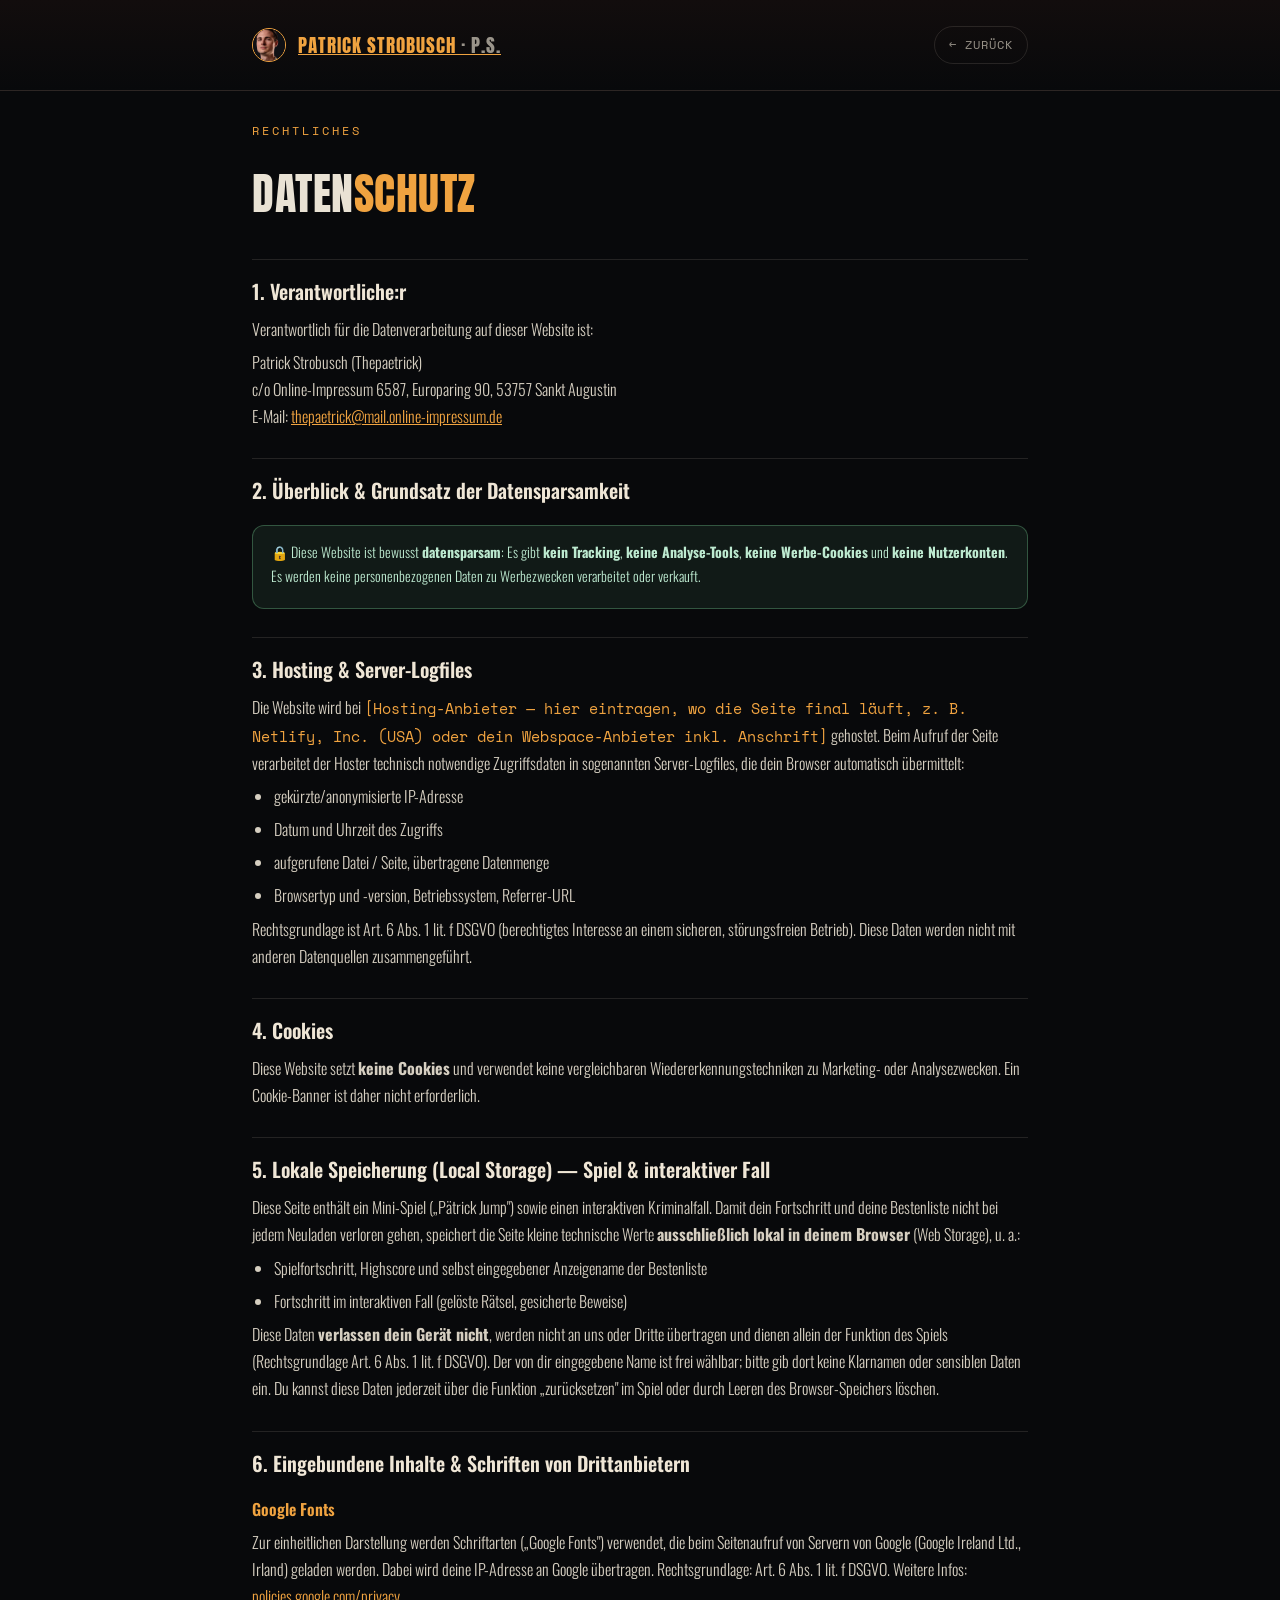
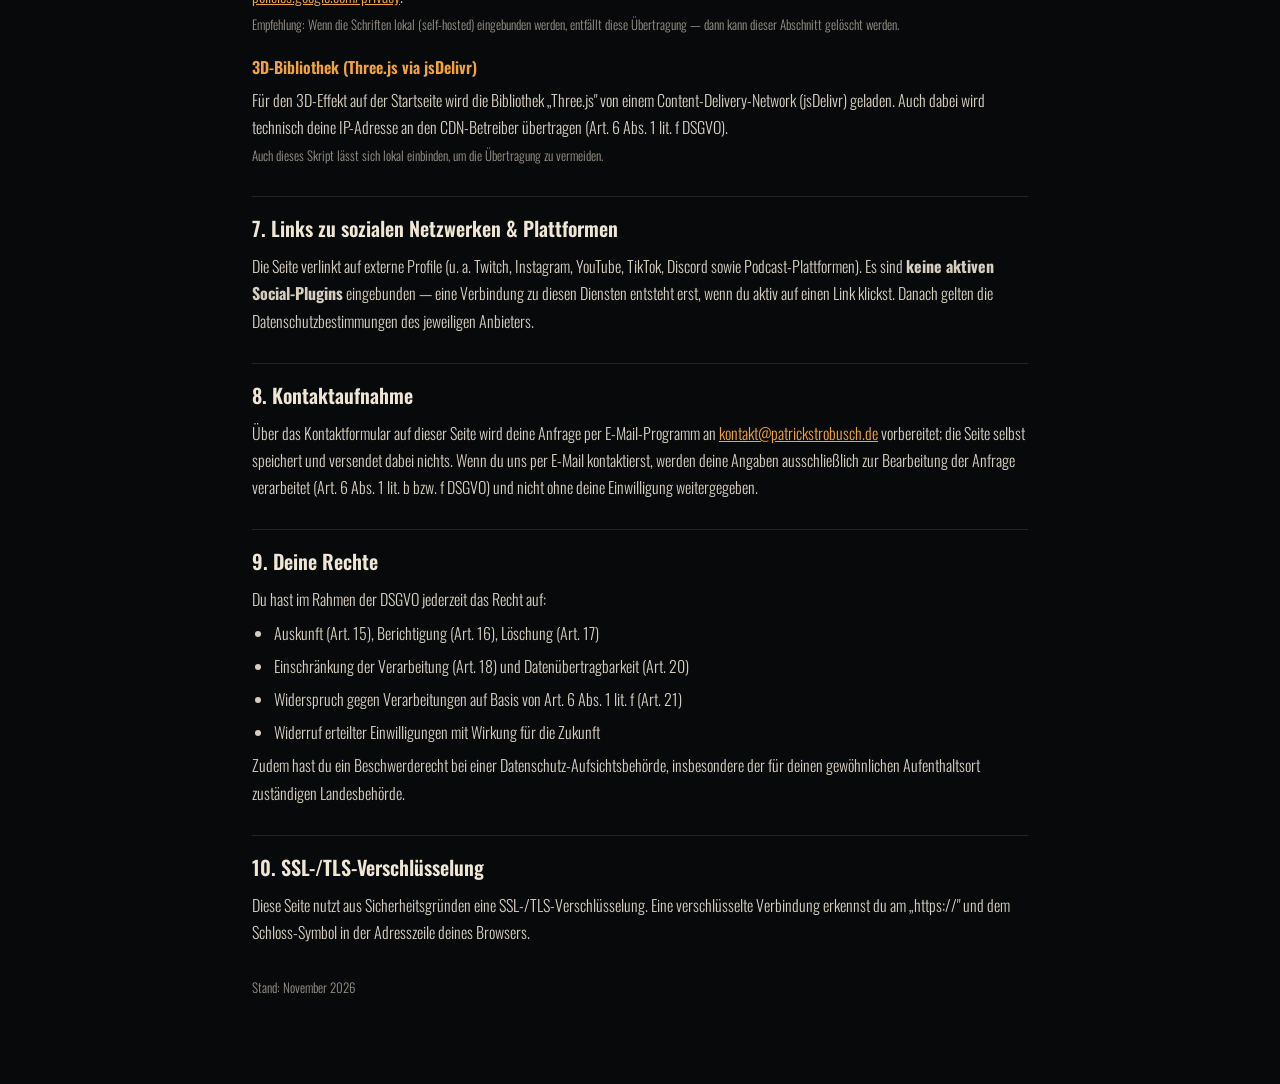
<file: datenschutz.html>
<!DOCTYPE html>
<html lang="de">
<head>
<meta charset="UTF-8">
<meta name="viewport" content="width=device-width, initial-scale=1.0">
<title>Datenschutzerklärung — Patrick Strobusch</title>
<meta name="robots" content="index,follow">
<link rel="icon" href="assets/placeholder-avatar.svg">
<link rel="preconnect" href="https://fonts.googleapis.com">
<link rel="preconnect" href="https://fonts.gstatic.com" crossorigin>
<link href="https://fonts.googleapis.com/css2?family=Anton&family=Oswald:wght@300;400;600;700&family=Space+Mono&display=swap" rel="stylesheet">
<style>
:root{--bg:#08090b;--amber:#f0a340;--crimson:#e0243f;--bone:#efe6d6;--ink:#e9e2d4;--muted:#9a948a;--line:rgba(232,220,200,.12)}
*{margin:0;padding:0;box-sizing:border-box}
body{background:var(--bg);color:var(--ink);font-family:'Oswald',system-ui,sans-serif;font-weight:300;line-height:1.7;padding:0 0 80px}
.wrap{max-width:820px;margin:0 auto;padding:0 22px}
header{border-bottom:1px solid var(--line);padding:26px 0;margin-bottom:30px;background:linear-gradient(180deg,#120d0d,#08090b)}
header .wrap{display:flex;align-items:center;justify-content:space-between;gap:16px;flex-wrap:wrap}
.brand{display:flex;align-items:center;gap:12px;font-family:'Anton';letter-spacing:1px;font-size:19px}
.brand img{width:34px;height:34px;border-radius:50%;border:1.5px solid var(--amber)}
.brand b{font-weight:400}.brand .f{color:var(--muted)}
.back{font-family:'Space Mono';font-size:12px;letter-spacing:1px;text-transform:uppercase;color:var(--muted);text-decoration:none;border:1px solid var(--line);border-radius:30px;padding:8px 14px}
.back:hover{color:var(--amber);border-color:var(--amber)}
h1{font-family:'Anton';font-weight:400;text-transform:uppercase;font-size:clamp(28px,5.5vw,44px);letter-spacing:.5px;margin-bottom:8px}
h1 .a{color:var(--amber)}
h2{font-family:'Oswald';font-weight:600;font-size:20px;color:var(--bone);margin:28px 0 8px;padding-top:14px;border-top:1px solid var(--line)}
h3{font-family:'Oswald';font-weight:600;font-size:16px;color:var(--amber);margin:16px 0 4px}
p,li{margin:6px 0;color:#d6cfc1}
ul{margin:6px 0 6px 22px}
.ph{color:var(--amber);font-family:'Space Mono';font-size:.95em}
a{color:var(--amber)}
.note{background:rgba(240,163,64,.08);border:1px solid rgba(240,163,64,.35);border-radius:12px;padding:14px 18px;margin:18px 0;font-size:14px;color:#ffdca6}
.ok{background:rgba(127,224,160,.08);border:1px solid rgba(127,224,160,.3);border-radius:12px;padding:14px 18px;margin:18px 0;font-size:14px;color:#bdead0}
.small{font-size:13px;color:var(--muted)}
.eyebrow{font-family:'Space Mono';font-size:12px;letter-spacing:3px;text-transform:uppercase;color:var(--amber);margin-bottom:14px}
</style>
</head>
<body>
<header><div class="wrap">
  <a class="brand" href="index.html"><img src="assets/patrick-avatar.jpg" alt=""><span><b>PATRICK</b> STROBUSCH<span class="f"> · P.S.</span></span></a>
  <a class="back" href="index.html">← Zurück</a>
</div></header>

<main class="wrap">
  <div class="eyebrow">Rechtliches</div>
  <h1>Daten<span class="a">schutz</span></h1>

  <h2>1. Verantwortliche:r</h2>
  <p>Verantwortlich für die Datenverarbeitung auf dieser Website ist:</p>
  <p>Patrick Strobusch (Thepaetrick)<br>
     c/o Online-Impressum 6587, Europaring 90, 53757 Sankt Augustin<br>
     E-Mail: <a href="mailto:thepaetrick@mail.online-impressum.de">thepaetrick@mail.online-impressum.de</a></p>

  <h2>2. Überblick &amp; Grundsatz der Datensparsamkeit</h2>
  <div class="ok">🔒 Diese Website ist bewusst <b>datensparsam</b>: Es gibt <b>kein Tracking</b>, <b>keine Analyse-Tools</b>, <b>keine Werbe-Cookies</b> und <b>keine Nutzerkonten</b>. Es werden keine personenbezogenen Daten zu Werbezwecken verarbeitet oder verkauft.</p></div>

  <h2>3. Hosting &amp; Server-Logfiles</h2>
  <p>Die Website wird bei <span class="ph">[Hosting-Anbieter — hier eintragen, wo die Seite final läuft, z. B. Netlify, Inc. (USA) oder dein Webspace-Anbieter inkl. Anschrift]</span> gehostet. Beim Aufruf der Seite verarbeitet der Hoster technisch notwendige Zugriffsdaten in sogenannten Server-Logfiles, die dein Browser automatisch übermittelt:</p>
  <ul>
    <li>gekürzte/anonymisierte IP-Adresse</li>
    <li>Datum und Uhrzeit des Zugriffs</li>
    <li>aufgerufene Datei / Seite, übertragene Datenmenge</li>
    <li>Browsertyp und -version, Betriebssystem, Referrer-URL</li>
  </ul>
  <p>Rechtsgrundlage ist Art. 6 Abs. 1 lit. f DSGVO (berechtigtes Interesse an einem sicheren, störungsfreien Betrieb). Diese Daten werden nicht mit anderen Datenquellen zusammengeführt.</p>

  <h2>4. Cookies</h2>
  <p>Diese Website setzt <b>keine Cookies</b> und verwendet keine vergleichbaren Wiedererkennungstechniken zu Marketing- oder Analysezwecken. Ein Cookie-Banner ist daher nicht erforderlich.</p>

  <h2>5. Lokale Speicherung (Local Storage) — Spiel &amp; interaktiver Fall</h2>
  <p>Diese Seite enthält ein Mini-Spiel („Pätrick Jump") sowie einen interaktiven Kriminalfall. Damit dein Fortschritt und deine Bestenliste nicht bei jedem Neuladen verloren gehen, speichert die Seite kleine technische Werte <b>ausschließlich lokal in deinem Browser</b> (Web Storage), u. a.:</p>
  <ul>
    <li>Spielfortschritt, Highscore und selbst eingegebener Anzeigename der Bestenliste</li>
    <li>Fortschritt im interaktiven Fall (gelöste Rätsel, gesicherte Beweise)</li>
  </ul>
  <p>Diese Daten <b>verlassen dein Gerät nicht</b>, werden nicht an uns oder Dritte übertragen und dienen allein der Funktion des Spiels (Rechtsgrundlage Art. 6 Abs. 1 lit. f DSGVO). Der von dir eingegebene Name ist frei wählbar; bitte gib dort keine Klarnamen oder sensiblen Daten ein. Du kannst diese Daten jederzeit über die Funktion „zurücksetzen" im Spiel oder durch Leeren des Browser-Speichers löschen.</p>

  <h2>6. Eingebundene Inhalte &amp; Schriften von Drittanbietern</h2>
  <h3>Google Fonts</h3>
  <p>Zur einheitlichen Darstellung werden Schriftarten („Google Fonts") verwendet, die beim Seitenaufruf von Servern von Google (Google Ireland Ltd., Irland) geladen werden. Dabei wird deine IP-Adresse an Google übertragen. Rechtsgrundlage: Art. 6 Abs. 1 lit. f DSGVO. Weitere Infos: <a href="https://policies.google.com/privacy" target="_blank" rel="noopener">policies.google.com/privacy</a>.<br><span class="small">Empfehlung: Wenn die Schriften lokal (self-hosted) eingebunden werden, entfällt diese Übertragung — dann kann dieser Abschnitt gelöscht werden.</span></p>
  <h3>3D-Bibliothek (Three.js via jsDelivr)</h3>
  <p>Für den 3D-Effekt auf der Startseite wird die Bibliothek „Three.js" von einem Content-Delivery-Network (jsDelivr) geladen. Auch dabei wird technisch deine IP-Adresse an den CDN-Betreiber übertragen (Art. 6 Abs. 1 lit. f DSGVO).<br><span class="small">Auch dieses Skript lässt sich lokal einbinden, um die Übertragung zu vermeiden.</span></p>

  <h2>7. Links zu sozialen Netzwerken &amp; Plattformen</h2>
  <p>Die Seite verlinkt auf externe Profile (u. a. Twitch, Instagram, YouTube, TikTok, Discord sowie Podcast-Plattformen). Es sind <b>keine aktiven Social-Plugins</b> eingebunden — eine Verbindung zu diesen Diensten entsteht erst, wenn du aktiv auf einen Link klickst. Danach gelten die Datenschutzbestimmungen des jeweiligen Anbieters.</p>

  <h2>8. Kontaktaufnahme</h2>
  <p>Über das Kontaktformular auf dieser Seite wird deine Anfrage per E-Mail-Programm an <a href="mailto:kontakt@patrickstrobusch.de">kontakt@patrickstrobusch.de</a> vorbereitet; die Seite selbst speichert und versendet dabei nichts. Wenn du uns per E-Mail kontaktierst, werden deine Angaben ausschließlich zur Bearbeitung der Anfrage verarbeitet (Art. 6 Abs. 1 lit. b bzw. f DSGVO) und nicht ohne deine Einwilligung weitergegeben.</p>

  <h2>9. Deine Rechte</h2>
  <p>Du hast im Rahmen der DSGVO jederzeit das Recht auf:</p>
  <ul>
    <li>Auskunft (Art. 15), Berichtigung (Art. 16), Löschung (Art. 17)</li>
    <li>Einschränkung der Verarbeitung (Art. 18) und Datenübertragbarkeit (Art. 20)</li>
    <li>Widerspruch gegen Verarbeitungen auf Basis von Art. 6 Abs. 1 lit. f (Art. 21)</li>
    <li>Widerruf erteilter Einwilligungen mit Wirkung für die Zukunft</li>
  </ul>
  <p>Zudem hast du ein Beschwerderecht bei einer Datenschutz-Aufsichtsbehörde, insbesondere der für deinen gewöhnlichen Aufenthaltsort zuständigen Landesbehörde.</p>

  <h2>10. SSL-/TLS-Verschlüsselung</h2>
  <p>Diese Seite nutzt aus Sicherheitsgründen eine SSL-/TLS-Verschlüsselung. Eine verschlüsselte Verbindung erkennst du am „https://" und dem Schloss-Symbol in der Adresszeile deines Browsers.</p>

  <p class="small" style="margin-top:30px">Stand: November 2026</p>
</main>
</body>
</html>
</file>
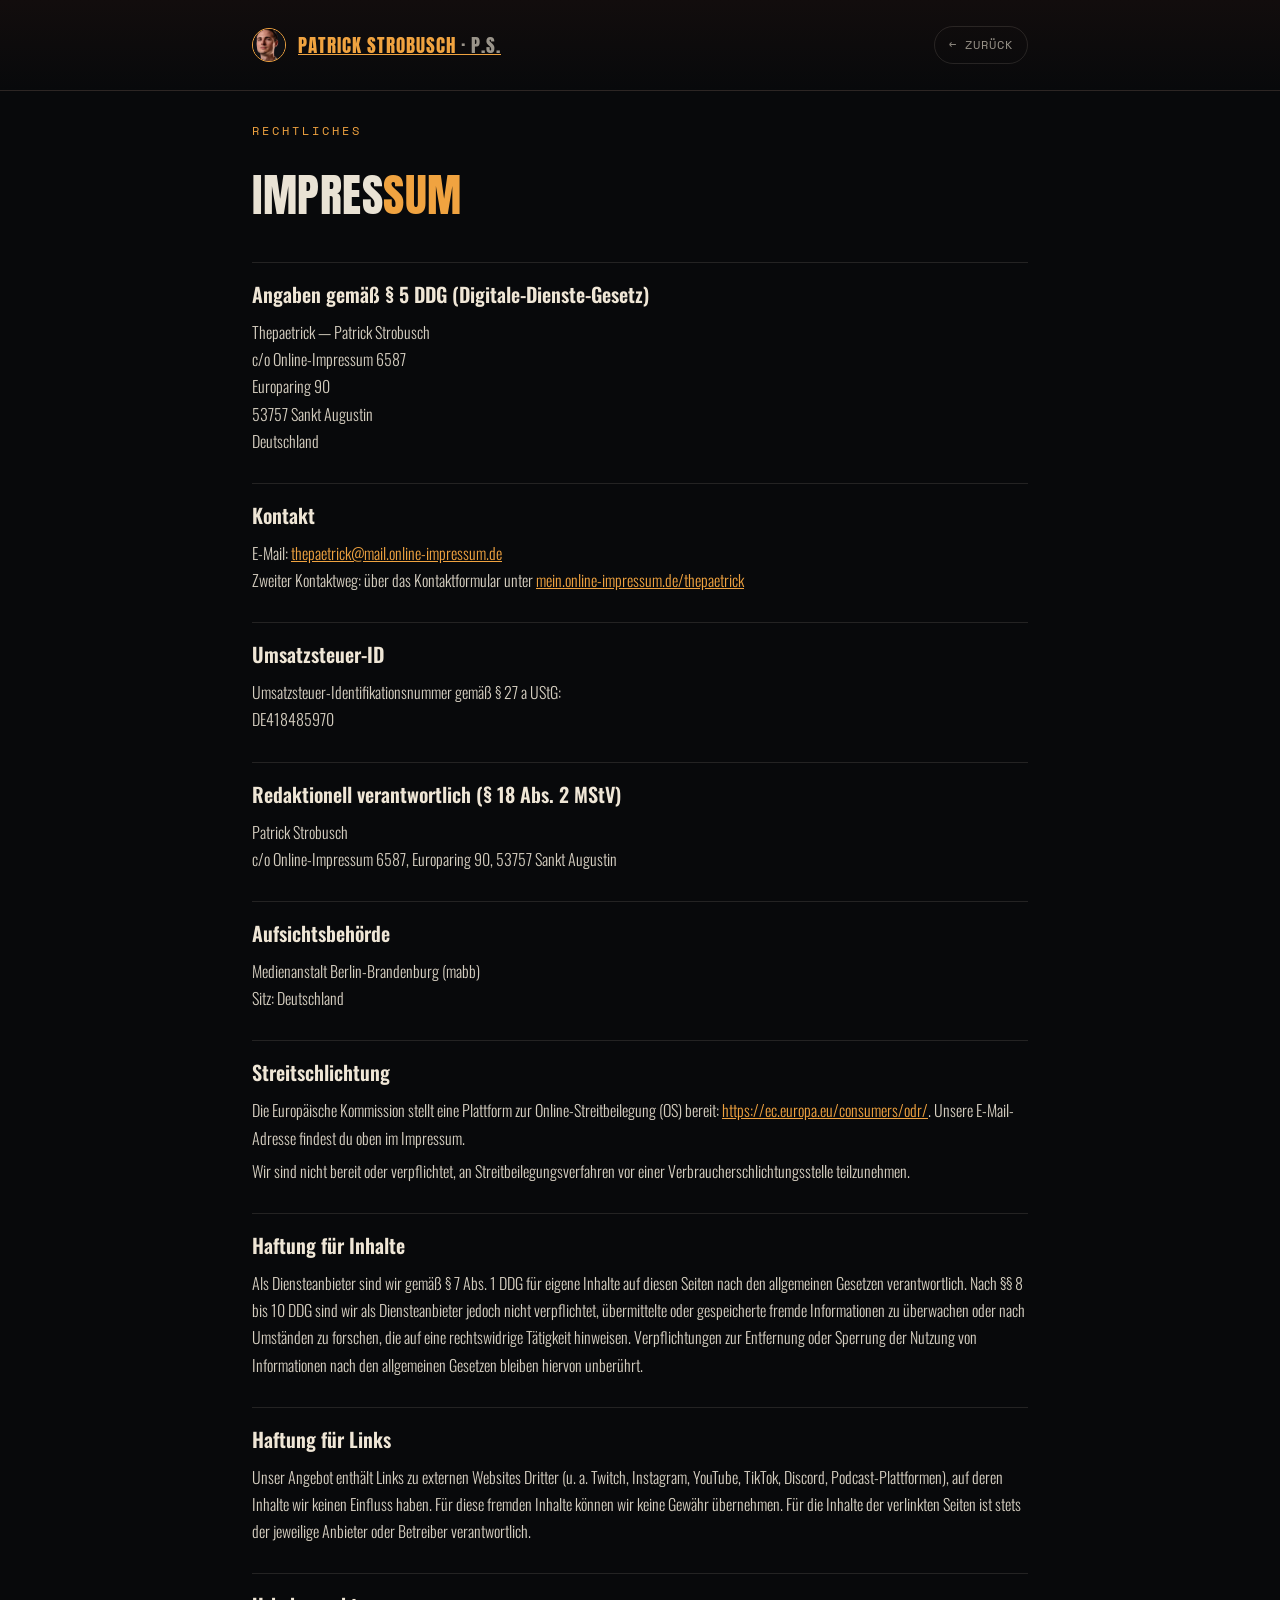
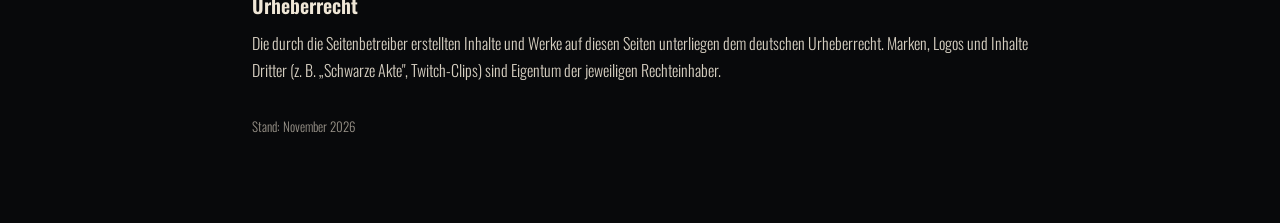
<file: impressum.html>
<!DOCTYPE html>
<html lang="de">
<head>
<meta charset="UTF-8">
<meta name="viewport" content="width=device-width, initial-scale=1.0">
<title>Impressum — Patrick Strobusch</title>
<meta name="robots" content="index,follow">
<link rel="icon" href="assets/placeholder-avatar.svg">
<link rel="preconnect" href="https://fonts.googleapis.com">
<link rel="preconnect" href="https://fonts.gstatic.com" crossorigin>
<link href="https://fonts.googleapis.com/css2?family=Anton&family=Oswald:wght@300;400;600;700&family=Space+Mono&display=swap" rel="stylesheet">
<style>
:root{--bg:#08090b;--amber:#f0a340;--crimson:#e0243f;--bone:#efe6d6;--ink:#e9e2d4;--muted:#9a948a;--line:rgba(232,220,200,.12)}
*{margin:0;padding:0;box-sizing:border-box}
body{background:var(--bg);color:var(--ink);font-family:'Oswald',system-ui,sans-serif;font-weight:300;line-height:1.7;padding:0 0 80px}
.wrap{max-width:820px;margin:0 auto;padding:0 22px}
header{border-bottom:1px solid var(--line);padding:26px 0;margin-bottom:30px;background:linear-gradient(180deg,#120d0d,#08090b)}
header .wrap{display:flex;align-items:center;justify-content:space-between;gap:16px;flex-wrap:wrap}
.brand{display:flex;align-items:center;gap:12px;font-family:'Anton';letter-spacing:1px;font-size:19px}
.brand img{width:34px;height:34px;border-radius:50%;border:1.5px solid var(--amber)}
.brand b{font-weight:400}.brand .f{color:var(--muted)}
.back{font-family:'Space Mono';font-size:12px;letter-spacing:1px;text-transform:uppercase;color:var(--muted);text-decoration:none;border:1px solid var(--line);border-radius:30px;padding:8px 14px}
.back:hover{color:var(--amber);border-color:var(--amber)}
h1{font-family:'Anton';font-weight:400;text-transform:uppercase;font-size:clamp(30px,6vw,46px);letter-spacing:.5px;margin-bottom:8px}
h1 .a{color:var(--amber)}
h2{font-family:'Oswald';font-weight:600;font-size:20px;color:var(--bone);margin:28px 0 8px;padding-top:14px;border-top:1px solid var(--line)}
p{margin:6px 0;color:#d6cfc1}
.ph{color:var(--amber);font-family:'Space Mono';font-size:.95em}
a{color:var(--amber)}
.note{background:rgba(240,163,64,.08);border:1px solid rgba(240,163,64,.35);border-radius:12px;padding:14px 18px;margin:18px 0;font-size:14px;color:#ffdca6}
.small{font-size:13px;color:var(--muted)}
.eyebrow{font-family:'Space Mono';font-size:12px;letter-spacing:3px;text-transform:uppercase;color:var(--amber);margin-bottom:14px}
</style>
</head>
<body>
<header><div class="wrap">
  <a class="brand" href="index.html"><img src="assets/patrick-avatar.jpg" alt=""><span><b>PATRICK</b> STROBUSCH<span class="f"> · P.S.</span></span></a>
  <a class="back" href="index.html">← Zurück</a>
</div></header>

<main class="wrap">
  <div class="eyebrow">Rechtliches</div>
  <h1>Impres<span class="a">sum</span></h1>

  <h2>Angaben gemäß § 5 DDG (Digitale-Dienste-Gesetz)</h2>
  <p>Thepaetrick — Patrick Strobusch<br>
     c/o Online-Impressum 6587<br>
     Europaring 90<br>
     53757 Sankt Augustin<br>
     Deutschland</p>

  <h2>Kontakt</h2>
  <p>E-Mail: <a href="mailto:thepaetrick@mail.online-impressum.de">thepaetrick@mail.online-impressum.de</a><br>
     Zweiter Kontaktweg: über das Kontaktformular unter
     <a href="https://mein.online-impressum.de/thepaetrick/" target="_blank" rel="noopener">mein.online-impressum.de/thepaetrick</a></p>

  <h2>Umsatzsteuer-ID</h2>
  <p>Umsatzsteuer-Identifikationsnummer gemäß § 27 a UStG:<br>
     DE418485970</p>

  <h2>Redaktionell verantwortlich (§ 18 Abs. 2 MStV)</h2>
  <p>Patrick Strobusch<br>
     c/o Online-Impressum 6587, Europaring 90, 53757 Sankt Augustin</p>

  <h2>Aufsichtsbehörde</h2>
  <p>Medienanstalt Berlin-Brandenburg (mabb)<br>
     Sitz: Deutschland</p>

  <h2>Streitschlichtung</h2>
  <p>Die Europäische Kommission stellt eine Plattform zur Online-Streitbeilegung (OS) bereit:
     <a href="https://ec.europa.eu/consumers/odr/" target="_blank" rel="noopener">https://ec.europa.eu/consumers/odr/</a>.
     Unsere E-Mail-Adresse findest du oben im Impressum.</p>
  <p>Wir sind nicht bereit oder verpflichtet, an Streitbeilegungsverfahren vor einer Verbraucherschlichtungsstelle teilzunehmen.</p>

  <h2>Haftung für Inhalte</h2>
  <p>Als Diensteanbieter sind wir gemäß § 7 Abs. 1 DDG für eigene Inhalte auf diesen Seiten nach den allgemeinen Gesetzen verantwortlich. Nach §§ 8 bis 10 DDG sind wir als Diensteanbieter jedoch nicht verpflichtet, übermittelte oder gespeicherte fremde Informationen zu überwachen oder nach Umständen zu forschen, die auf eine rechtswidrige Tätigkeit hinweisen. Verpflichtungen zur Entfernung oder Sperrung der Nutzung von Informationen nach den allgemeinen Gesetzen bleiben hiervon unberührt.</p>

  <h2>Haftung für Links</h2>
  <p>Unser Angebot enthält Links zu externen Websites Dritter (u. a. Twitch, Instagram, YouTube, TikTok, Discord, Podcast-Plattformen), auf deren Inhalte wir keinen Einfluss haben. Für diese fremden Inhalte können wir keine Gewähr übernehmen. Für die Inhalte der verlinkten Seiten ist stets der jeweilige Anbieter oder Betreiber verantwortlich.</p>

  <h2>Urheberrecht</h2>
  <p>Die durch die Seitenbetreiber erstellten Inhalte und Werke auf diesen Seiten unterliegen dem deutschen Urheberrecht. Marken, Logos und Inhalte Dritter (z. B. „Schwarze Akte", Twitch-Clips) sind Eigentum der jeweiligen Rechteinhaber.</p>

  <p class="small" style="margin-top:30px">Stand: November 2026</p>
</main>
</body>
</html>
</file>
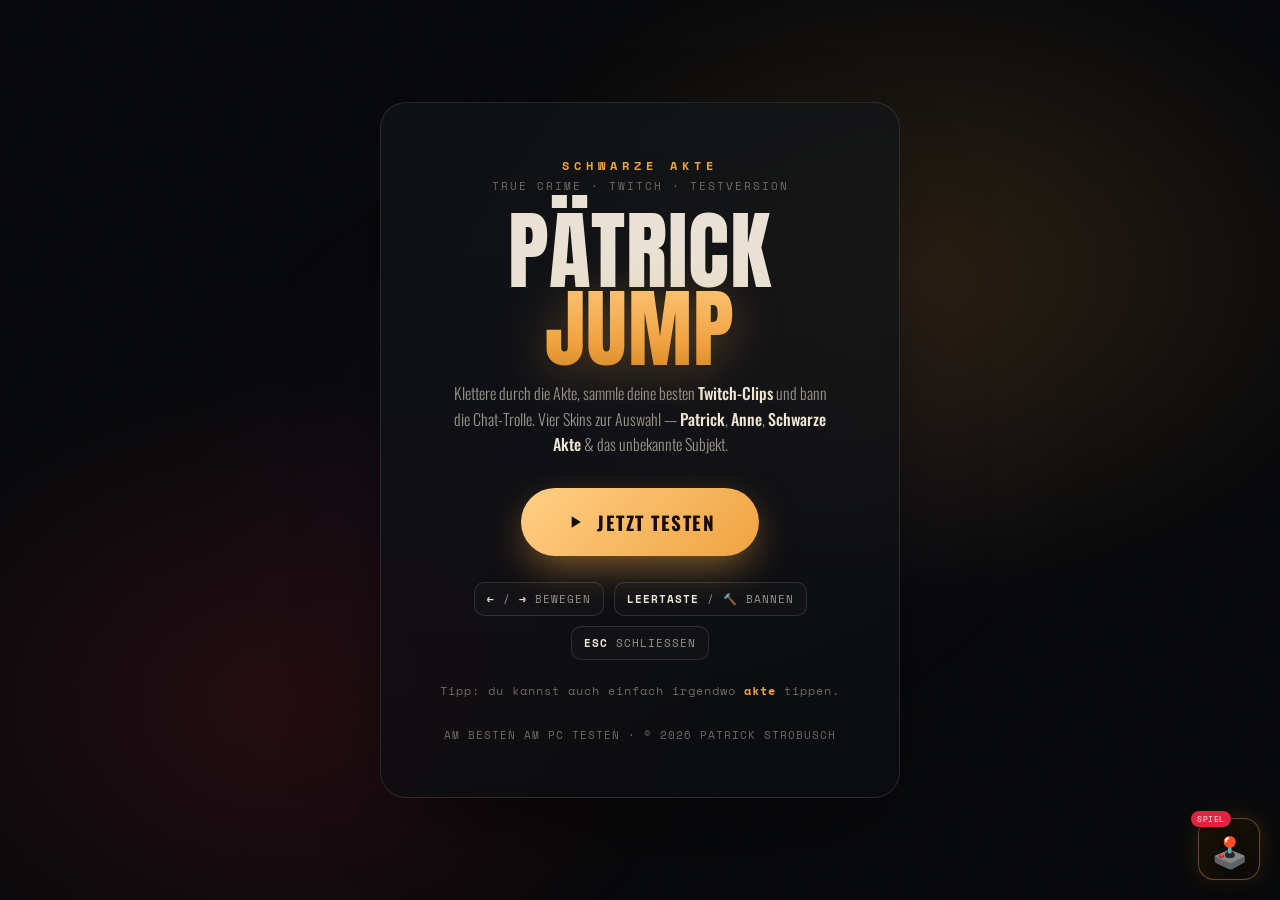
<file: spiel-test.html>
<!DOCTYPE html>
<html lang="de">
<head>
<meta charset="UTF-8">
<meta name="viewport" content="width=device-width, initial-scale=1.0">
<title>Pätrick Jump — Test</title>
<link rel="icon" href="assets/placeholder-avatar.svg">
<link rel="preconnect" href="https://fonts.googleapis.com">
<link rel="preconnect" href="https://fonts.gstatic.com" crossorigin>
<link href="https://fonts.googleapis.com/css2?family=Anton&family=Oswald:wght@300;400;500;700&family=Space+Mono:wght@400;700&display=swap" rel="stylesheet">
<style>
:root{
  --bg:#08090b; --amber:#f0a340; --amber2:#ffcf87; --crimson:#e0243f; --twitch:#a970ff;
  --bone:#efe6d6; --ink:#e9e2d4; --muted:#9a948a; --muted2:#6f6a62;
}
*{margin:0;padding:0;box-sizing:border-box}
body{
  min-height:100svh;background:var(--bg);color:var(--ink);
  font-family:'Oswald','Arial Narrow',system-ui,sans-serif;font-weight:300;
  display:flex;align-items:center;justify-content:center;padding:24px;overflow:hidden;position:relative;
  -webkit-font-smoothing:antialiased;
}
/* animierter Hintergrund */
body::before{content:"";position:fixed;inset:0;z-index:0;pointer-events:none;
  background:
   radial-gradient(60% 60% at 72% 30%,rgba(240,163,64,.14),transparent 60%),
   radial-gradient(55% 60% at 22% 78%,rgba(224,36,63,.13),transparent 60%),
   radial-gradient(50% 50% at 50% 50%,rgba(169,112,255,.06),transparent 70%);}
body::after{content:"";position:fixed;inset:0;z-index:0;pointer-events:none;opacity:.05;mix-blend-mode:overlay;
  background-image:url("data:image/svg+xml,%3Csvg xmlns='http://www.w3.org/2000/svg' width='120' height='120'%3E%3Cfilter id='n'%3E%3CfeTurbulence type='fractalNoise' baseFrequency='.85' numOctaves='3'/%3E%3C/filter%3E%3Crect width='100%25' height='100%25' filter='url(%23n)'/%3E%3C/svg%3E");}

.card{position:relative;z-index:2;width:min(520px,100%);text-align:center;
  background:linear-gradient(180deg,rgba(18,21,25,.72),rgba(12,14,17,.72));
  border:1px solid rgba(232,220,200,.12);border-radius:26px;padding:clamp(34px,6vw,54px) clamp(24px,5vw,44px);
  box-shadow:0 40px 90px -40px rgba(0,0,0,.85);backdrop-filter:blur(8px)}
.logo{font-family:'Space Mono',monospace;font-size:12px;font-weight:700;letter-spacing:5px;text-transform:uppercase;color:var(--amber)}
.tag{font-family:'Space Mono',monospace;font-size:11px;letter-spacing:2px;text-transform:uppercase;color:var(--muted2);margin-top:4px}
h1{font-family:'Anton',sans-serif;font-weight:400;text-transform:uppercase;letter-spacing:1px;
  font-size:clamp(48px,12vw,86px);line-height:.9;margin:18px 0 6px}
h1 b{font-weight:400;color:var(--amber);
  background:linear-gradient(180deg,var(--amber2),var(--amber) 60%,#c97a1e);-webkit-background-clip:text;background-clip:text;color:transparent;
  filter:drop-shadow(0 6px 24px rgba(240,163,64,.3))}
.desc{color:var(--muted);font-size:clamp(14px,2.2vw,16px);max-width:380px;margin:14px auto 0;line-height:1.6}
.desc b{color:var(--bone);font-weight:500}

.play{margin-top:30px;position:relative;border:none;cursor:pointer;
  font-family:'Oswald',sans-serif;font-size:19px;font-weight:700;letter-spacing:1.5px;text-transform:uppercase;
  color:#170c02;background:linear-gradient(135deg,var(--amber2),var(--amber));
  padding:20px 44px;border-radius:60px;display:inline-flex;align-items:center;gap:12px;
  box-shadow:0 14px 40px -8px rgba(240,163,64,.6);transition:transform .25s cubic-bezier(.2,.7,.2,1),box-shadow .25s;
  animation:pulse 2.4s ease-in-out infinite}
.play:hover{transform:translateY(-4px) scale(1.02);box-shadow:0 22px 54px -8px rgba(240,163,64,.8)}
.play:active{transform:translateY(-1px) scale(.99)}
.play svg{width:20px;height:20px;fill:currentColor}
@keyframes pulse{0%,100%{box-shadow:0 14px 40px -8px rgba(240,163,64,.55)}50%{box-shadow:0 14px 54px -4px rgba(240,163,64,.9)}}

.hint{margin-top:22px;font-family:'Space Mono',monospace;font-size:12px;letter-spacing:1px;color:var(--muted2)}
.hint b{color:var(--amber)}
.controls{margin-top:26px;display:flex;gap:10px;justify-content:center;flex-wrap:wrap}
.key{font-family:'Space Mono',monospace;font-size:11px;letter-spacing:1px;text-transform:uppercase;color:var(--muted);
  border:1px solid rgba(232,220,200,.14);border-radius:10px;padding:8px 12px;background:rgba(255,255,255,.02)}
.key b{color:var(--bone);font-weight:700}
.foot{margin-top:28px;font-family:'Space Mono',monospace;font-size:10.5px;letter-spacing:1px;color:var(--muted2);text-transform:uppercase}
</style>
</head>
<body>
  <div class="card">
    <div class="logo">Schwarze Akte</div>
    <div class="tag">True Crime · Twitch · Testversion</div>
    <h1>Pätrick <b>Jump</b></h1>
    <p class="desc">Klettere durch die Akte, sammle deine besten <b>Twitch-Clips</b> und bann die Chat-Trolle. Vier Skins zur Auswahl — <b>Patrick</b>, <b>Anne</b>, <b>Schwarze Akte</b> &amp; das unbekannte Subjekt.</p>

    <button type="button" class="play" onclick="window.PaetrickJump && window.PaetrickJump.open()">
      <svg viewBox="0 0 24 24"><path d="M8 5v14l11-7z"/></svg>Jetzt testen
    </button>

    <div class="controls">
      <span class="key"><b>←</b> / <b>→</b> bewegen</span>
      <span class="key"><b>Leertaste</b> / 🔨 bannen</span>
      <span class="key"><b>Esc</b> schließen</span>
    </div>

    <div class="hint">Tipp: du kannst auch einfach irgendwo <b>akte</b> tippen.</div>
    <div class="foot">Am besten am PC testen · © 2026 Patrick Strobusch</div>
  </div>

  <script src="game.js"></script>
</body>
</html>
</file>
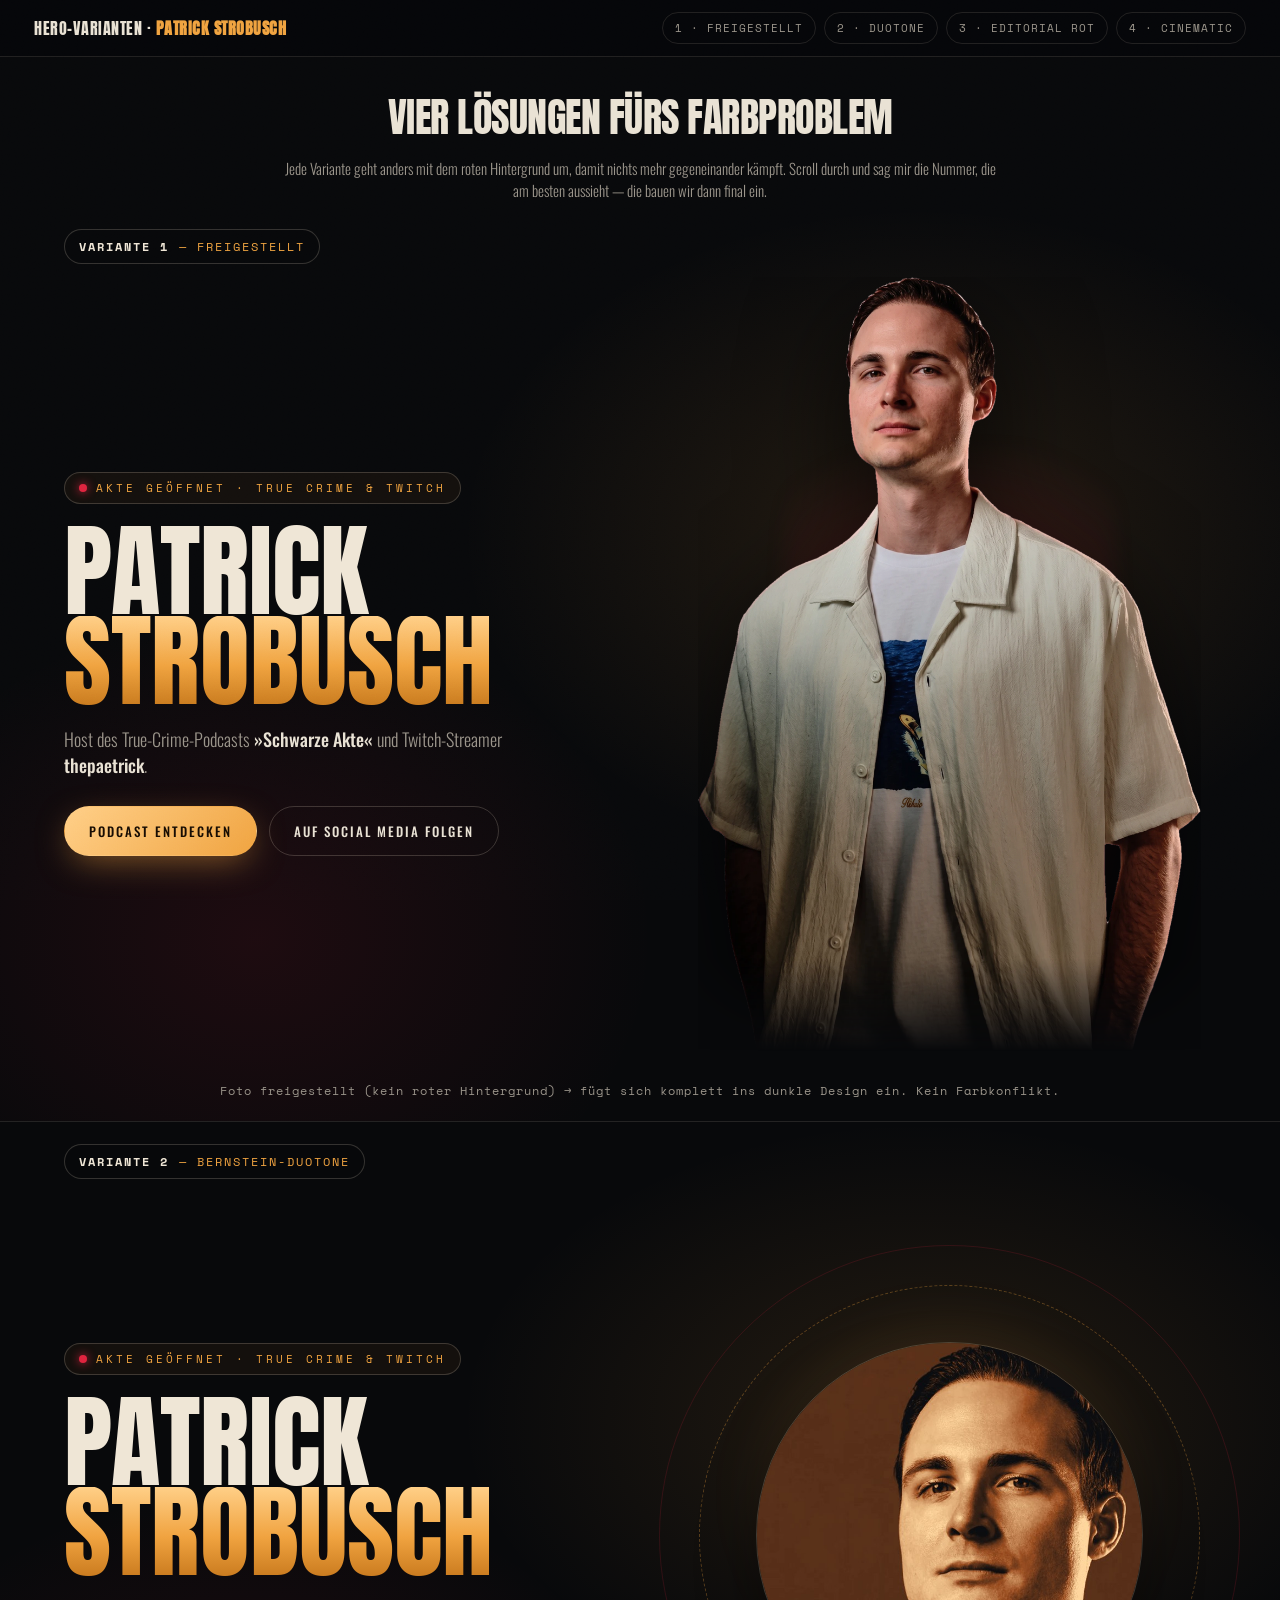
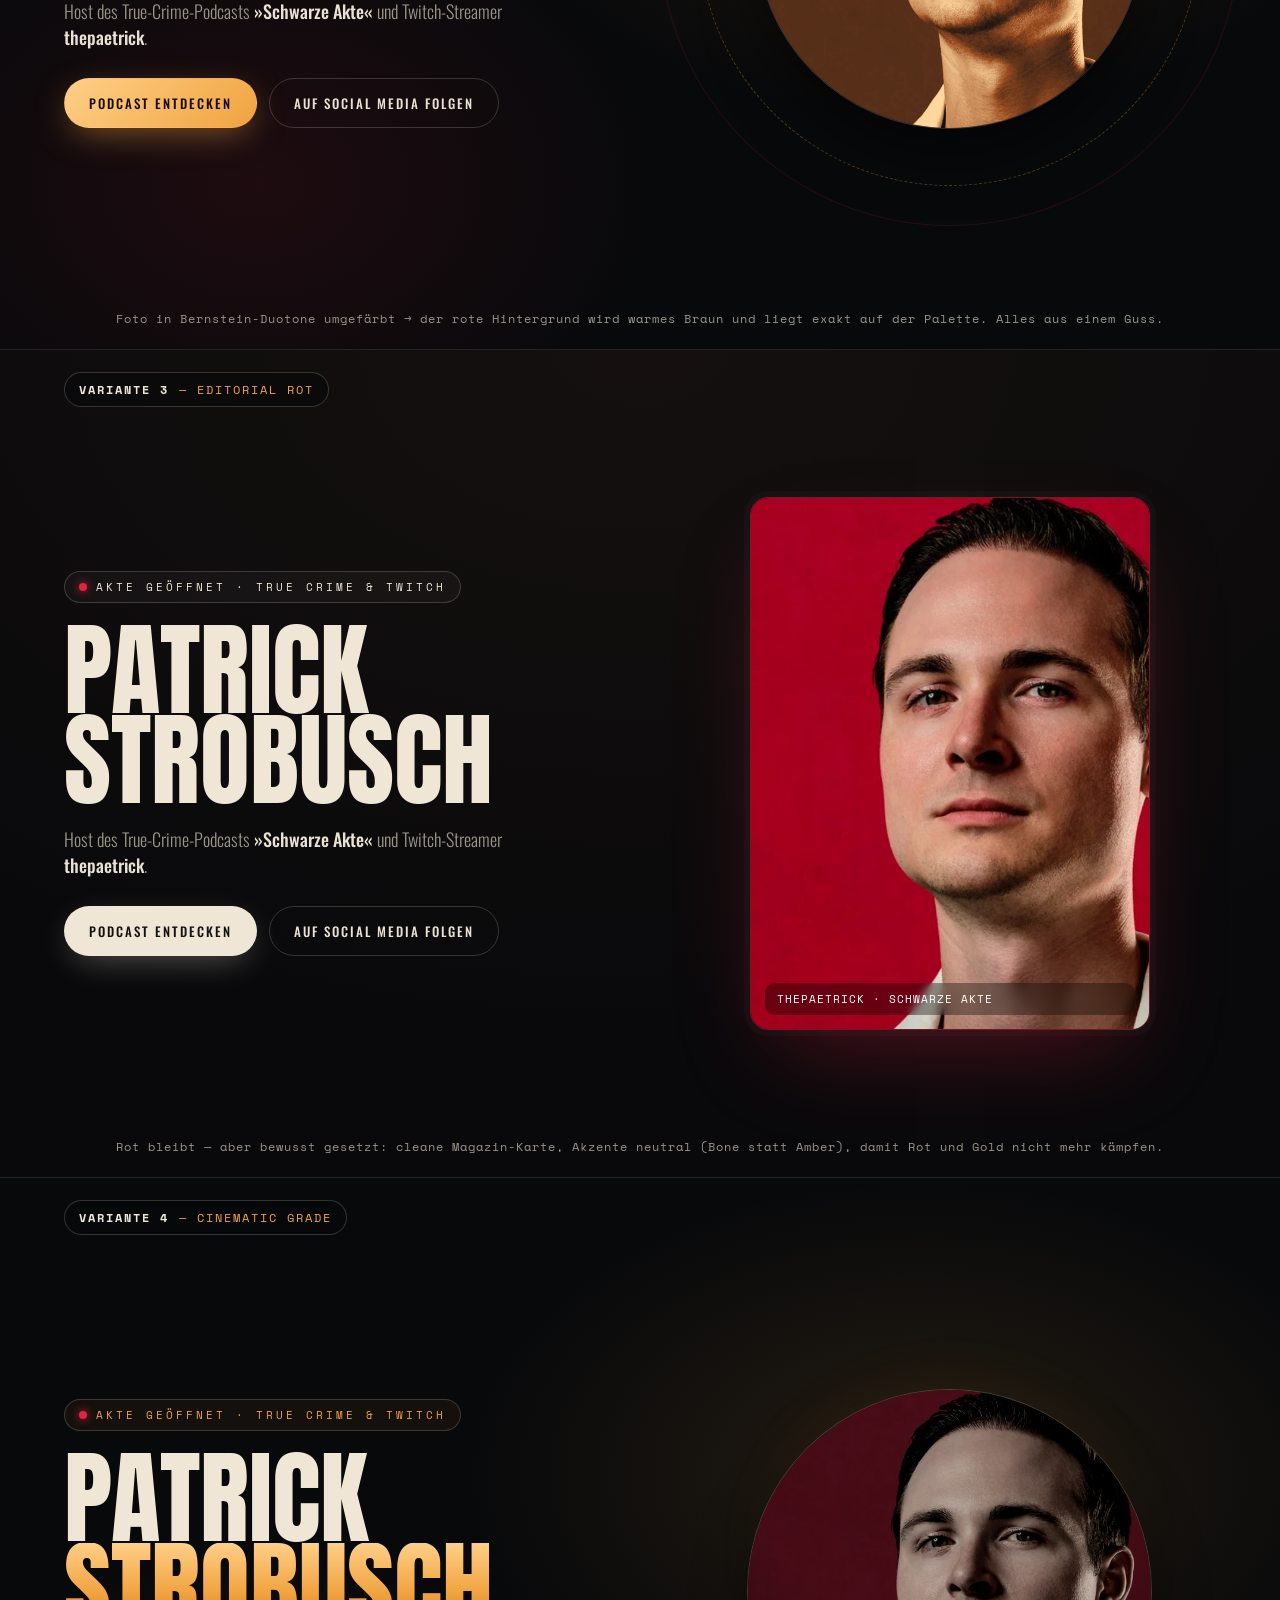
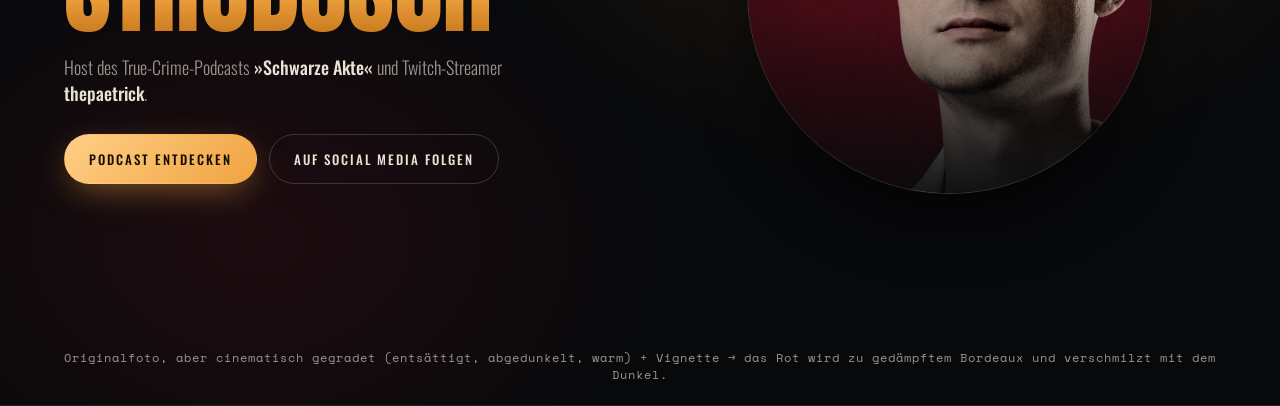
<file: varianten.html>
<!DOCTYPE html>
<html lang="de">
<head>
<meta charset="UTF-8">
<meta name="viewport" content="width=device-width, initial-scale=1.0">
<title>Hero-Varianten — Patrick Strobusch</title>
<link rel="icon" href="assets/patrick-avatar.jpg">
<link rel="preconnect" href="https://fonts.googleapis.com">
<link rel="preconnect" href="https://fonts.gstatic.com" crossorigin>
<link href="https://fonts.googleapis.com/css2?family=Anton&family=Oswald:wght@300;400;500;600;700&family=Space+Mono&display=swap" rel="stylesheet">
<style>
:root{--bg:#08090b;--amber:#f0a340;--amber2:#ffcf87;--crimson:#e0243f;--crimson2:#ff3b57;--twitch:#a970ff;--bone:#efe6d6;--ink:#e9e2d4;--muted:#9a948a;--line:rgba(232,220,200,.12);--line2:rgba(232,220,200,.2);--ease:cubic-bezier(.2,.7,.2,1)}
*{margin:0;padding:0;box-sizing:border-box}
body{background:var(--bg);color:var(--ink);font-family:'Oswald',system-ui,sans-serif;font-weight:300;-webkit-font-smoothing:antialiased}
img{max-width:100%;display:block}
.grain{position:fixed;inset:0;z-index:9998;pointer-events:none;opacity:.05;mix-blend-mode:overlay;background-image:url("data:image/svg+xml,%3Csvg xmlns='http://www.w3.org/2000/svg' width='140' height='140'%3E%3Cfilter id='n'%3E%3CfeTurbulence type='fractalNoise' baseFrequency='.85' numOctaves='3'/%3E%3C/filter%3E%3Crect width='100%25' height='100%25' filter='url(%23n)'/%3E%3C/svg%3E")}

/* Top-Leiste */
.top{position:sticky;top:0;z-index:100;display:flex;align-items:center;justify-content:space-between;gap:14px;flex-wrap:wrap;
  padding:12px clamp(14px,3vw,34px);background:rgba(6,7,9,.9);backdrop-filter:blur(12px);border-bottom:1px solid var(--line)}
.top .ttl{font-family:'Anton';letter-spacing:.5px;font-size:16px}.top .ttl b{color:var(--amber)}
.top .lnks{display:flex;gap:8px;flex-wrap:wrap}
.top a{font-family:'Space Mono';font-size:11px;letter-spacing:1px;text-transform:uppercase;color:var(--muted);text-decoration:none;border:1px solid var(--line);border-radius:30px;padding:7px 12px;transition:.25s}
.top a:hover{color:var(--amber);border-color:var(--amber)}
.intro{max-width:780px;margin:0 auto;padding:30px clamp(18px,4vw,34px) 6px;text-align:center}
.intro h1{font-family:'Anton';font-weight:400;text-transform:uppercase;font-size:clamp(26px,5vw,40px);letter-spacing:-.5px}
.intro p{color:var(--muted);margin-top:10px;font-size:15px}

/* Hero-Block */
.vhero{position:relative;min-height:92vh;display:grid;grid-template-columns:1.05fr .95fr;gap:30px;align-items:center;
  padding:70px clamp(20px,5vw,70px);overflow:hidden;border-bottom:1px solid var(--line)}
.vlabel{position:absolute;top:22px;left:clamp(20px,5vw,70px);z-index:6;display:inline-flex;align-items:center;gap:10px;
  font-family:'Space Mono';font-size:12px;letter-spacing:2px;text-transform:uppercase;color:var(--amber);
  border:1px solid var(--line2);border-radius:30px;padding:8px 14px;background:rgba(8,9,11,.6)}
.vlabel b{color:var(--bone)}
.vsub{position:absolute;bottom:22px;left:clamp(20px,5vw,70px);right:clamp(20px,5vw,70px);z-index:6;
  font-family:'Space Mono';font-size:12px;letter-spacing:1px;color:var(--muted);text-align:center}
.copy{position:relative;z-index:5}
.tag{display:inline-flex;align-items:center;gap:9px;font-family:'Space Mono';font-size:11px;letter-spacing:3px;text-transform:uppercase;
  color:var(--amber);border:1px solid var(--line2);border-radius:30px;padding:7px 14px;margin-bottom:22px;background:rgba(240,163,64,.05)}
.tag .d{width:8px;height:8px;border-radius:50%;background:var(--crimson);box-shadow:0 0 10px var(--crimson)}
.copy h2{font-family:'Anton';font-weight:400;text-transform:uppercase;line-height:.88;font-size:clamp(46px,8vw,104px)}
.copy h2 .l1{display:block;color:var(--bone)}
.copy h2 .l2{display:block;background:linear-gradient(180deg,var(--amber2),var(--amber) 55%,#c97a1e);-webkit-background-clip:text;background-clip:text;color:transparent}
.copy .s{margin-top:20px;max-width:460px;color:var(--muted);font-size:clamp(15px,1.6vw,18px)}
.copy .s b{color:var(--ink);font-weight:500}
.cta{display:flex;gap:12px;flex-wrap:wrap;margin-top:28px}
.btn{display:inline-flex;align-items:center;gap:9px;padding:14px 24px;border-radius:44px;font-size:13px;text-transform:uppercase;letter-spacing:2px;font-weight:500;cursor:pointer;border:1px solid transparent;transition:.3s var(--ease);text-decoration:none}
.btn.primary{background:linear-gradient(135deg,var(--amber2),var(--amber));color:#170c02;box-shadow:0 10px 34px -8px rgba(240,163,64,.55)}
.btn.ghost{border-color:var(--line2);color:var(--ink)}
.portrait{position:relative;z-index:5;display:flex;align-items:center;justify-content:center;min-height:62vh}

/* gemeinsamer dunkler Hero-Hintergrund */
.vbg{position:absolute;inset:0;z-index:0;pointer-events:none}
.vbg.base{background:
  radial-gradient(60% 60% at 72% 36%,rgba(240,163,64,.12),transparent 60%),
  radial-gradient(52% 60% at 20% 80%,rgba(224,36,63,.10),transparent 60%),
  radial-gradient(140% 120% at 50% 0%,transparent 40%,rgba(8,9,11,.9) 100%),#08090b}

/* ---- V1: Freigestellt ---- */
.v1 .p1glow{position:absolute;width:62%;height:78%;left:50%;bottom:0;transform:translateX(-50%);z-index:1;
  background:radial-gradient(circle at 50% 42%,rgba(240,163,64,.28),rgba(224,36,63,.12) 45%,transparent 70%);filter:blur(10px)}
.v1 .p1ground{position:absolute;left:50%;bottom:6%;transform:translateX(-50%);width:50%;height:60px;z-index:1;
  background:radial-gradient(ellipse at center,rgba(0,0,0,.6),transparent 70%)}
.v1 .pimg{position:relative;z-index:2;max-height:86vh;object-fit:contain;filter:drop-shadow(0 30px 50px rgba(0,0,0,.7));
  -webkit-mask-image:linear-gradient(180deg,#000 88%,transparent);mask-image:linear-gradient(180deg,#000 88%,transparent)}

/* ---- V2: Duotone im Kreis ---- */
.v2 .circle{position:relative;width:min(440px,78vw);aspect-ratio:1}
.v2 .ring{position:absolute;border-radius:50%}
.v2 .ring.a{inset:-7%;border:1px dashed rgba(240,163,64,.32);animation:spin 26s linear infinite}
.v2 .ring.b{inset:-16%;border:1px solid rgba(224,36,63,.16);animation:spin 40s linear infinite reverse}
.v2 .glow{position:absolute;inset:2%;border-radius:50%;background:radial-gradient(circle at 50% 40%,rgba(240,163,64,.3),transparent 62%);filter:blur(26px)}
.v2 .face{position:absolute;inset:6%;border-radius:50%;overflow:hidden;border:1px solid var(--line2);box-shadow:0 30px 70px -20px rgba(0,0,0,.8)}
.v2 .face img{width:100%;height:100%;object-fit:cover}
@keyframes spin{to{transform:rotate(360deg)}}

/* ---- V3: Editorial Rot (Akzente neutral) ---- */
.vhero.v3 .vbg{background:radial-gradient(120% 120% at 50% 0%,#15100f,#09090b 70%)}
.vhero.v3 .copy h2 .l2{background:none;-webkit-text-fill-color:var(--bone);color:var(--bone)}
.vhero.v3 .tag{color:var(--bone);border-color:var(--line2);background:rgba(255,255,255,.03)}
.vhero.v3 .tag .d{background:var(--crimson)}
.vhero.v3 .btn.primary{background:var(--bone);color:#141210;box-shadow:0 10px 34px -10px rgba(239,230,214,.4)}
.v3 .card{position:relative;width:min(400px,80vw);aspect-ratio:3/4;border-radius:18px;overflow:hidden;
  border:1px solid rgba(224,36,63,.5);box-shadow:0 40px 90px -30px rgba(224,36,63,.35),0 0 0 6px rgba(255,255,255,.02)}
.v3 .card img{width:100%;height:100%;object-fit:cover;object-position:center 20%}
.v3 .card .tagline{position:absolute;left:14px;bottom:14px;right:14px;font-family:'Space Mono';font-size:11px;letter-spacing:1px;
  text-transform:uppercase;color:#fff;background:rgba(0,0,0,.35);backdrop-filter:blur(4px);padding:8px 12px;border-radius:10px}

/* ---- V4: Cinematic Grade ---- */
.v4 .circle{position:relative;width:min(440px,78vw);aspect-ratio:1}
.v4 .glow{position:absolute;inset:0;border-radius:50%;background:radial-gradient(circle at 50% 40%,rgba(240,163,64,.18),transparent 60%);filter:blur(24px)}
.v4 .face{position:absolute;inset:4%;border-radius:50%;overflow:hidden;border:1px solid var(--line2);box-shadow:0 30px 70px -20px rgba(0,0,0,.85)}
.v4 .face img{width:100%;height:100%;object-fit:cover;filter:saturate(.45) brightness(.82) contrast(1.08) sepia(.12)}
.v4 .face::after{content:"";position:absolute;inset:0;background:
  radial-gradient(120% 100% at 50% 20%,transparent 40%,rgba(8,9,11,.65) 100%),
  linear-gradient(180deg,transparent 55%,rgba(8,9,11,.85))}

@media(max-width:860px){
  .vhero{grid-template-columns:1fr;text-align:center}
  .copy .s{margin-inline:auto}.cta{justify-content:center}.tag{margin-inline:auto}
  .portrait{order:-1;min-height:46vh}.vsub{position:static;margin-top:20px}
}
</style>
</head>
<body>
<div class="grain"></div>

<div class="top">
  <div class="ttl">HERO-VARIANTEN · <b>PATRICK STROBUSCH</b></div>
  <div class="lnks">
    <a href="#v1">1 · Freigestellt</a>
    <a href="#v2">2 · Duotone</a>
    <a href="#v3">3 · Editorial Rot</a>
    <a href="#v4">4 · Cinematic</a>
  </div>
</div>

<div class="intro">
  <h1>Vier Lösungen fürs Farbproblem</h1>
  <p>Jede Variante geht anders mit dem roten Hintergrund um, damit nichts mehr gegeneinander kämpft. Scroll durch und sag mir die Nummer, die am besten aussieht — die bauen wir dann final ein.</p>
</div>

<!-- V1 Freigestellt -->
<section class="vhero v1" id="v1">
  <div class="vbg base"></div>
  <div class="vlabel"><b>Variante 1</b> — Freigestellt</div>
  <div class="copy">
    <div class="tag"><span class="d"></span>Akte geöffnet · True Crime &amp; Twitch</div>
    <h2><span class="l1">Patrick</span><span class="l2">Strobusch</span></h2>
    <p class="s">Host des True-Crime-Podcasts <b>»Schwarze Akte«</b> und Twitch-Streamer <b>thepaetrick</b>.</p>
    <div class="cta"><a class="btn primary" href="#">Podcast entdecken</a><a class="btn ghost" href="#">Auf Social Media folgen</a></div>
  </div>
  <div class="portrait">
    <div class="p1glow"></div>
    <img class="pimg" src="assets/patrick-cutout.png" alt="Patrick freigestellt">
    <div class="p1ground"></div>
  </div>
  <div class="vsub">Foto freigestellt (kein roter Hintergrund) → fügt sich komplett ins dunkle Design ein. Kein Farbkonflikt.</div>
</section>

<!-- V2 Duotone -->
<section class="vhero v2" id="v2">
  <div class="vbg base"></div>
  <div class="vlabel"><b>Variante 2</b> — Bernstein-Duotone</div>
  <div class="copy">
    <div class="tag"><span class="d"></span>Akte geöffnet · True Crime &amp; Twitch</div>
    <h2><span class="l1">Patrick</span><span class="l2">Strobusch</span></h2>
    <p class="s">Host des True-Crime-Podcasts <b>»Schwarze Akte«</b> und Twitch-Streamer <b>thepaetrick</b>.</p>
    <div class="cta"><a class="btn primary" href="#">Podcast entdecken</a><a class="btn ghost" href="#">Auf Social Media folgen</a></div>
  </div>
  <div class="portrait">
    <div class="circle">
      <div class="ring b"></div><div class="ring a"></div>
      <div class="glow"></div>
      <div class="face"><img src="assets/patrick-duotone.jpg" alt="Patrick Duotone"></div>
    </div>
  </div>
  <div class="vsub">Foto in Bernstein-Duotone umgefärbt → der rote Hintergrund wird warmes Braun und liegt exakt auf der Palette. Alles aus einem Guss.</div>
</section>

<!-- V3 Editorial Rot -->
<section class="vhero v3" id="v3">
  <div class="vbg"></div>
  <div class="vlabel"><b>Variante 3</b> — Editorial Rot</div>
  <div class="copy">
    <div class="tag"><span class="d"></span>Akte geöffnet · True Crime &amp; Twitch</div>
    <h2><span class="l1">Patrick</span><span class="l2">Strobusch</span></h2>
    <p class="s">Host des True-Crime-Podcasts <b>»Schwarze Akte«</b> und Twitch-Streamer <b>thepaetrick</b>.</p>
    <div class="cta"><a class="btn primary" href="#">Podcast entdecken</a><a class="btn ghost" href="#">Auf Social Media folgen</a></div>
  </div>
  <div class="portrait">
    <div class="card"><img src="assets/patrick-hero.jpg" alt="Patrick"><div class="tagline">thepaetrick · Schwarze Akte</div></div>
  </div>
  <div class="vsub">Rot bleibt — aber bewusst gesetzt: cleane Magazin-Karte, Akzente neutral (Bone statt Amber), damit Rot und Gold nicht mehr kämpfen.</div>
</section>

<!-- V4 Cinematic -->
<section class="vhero v4" id="v4">
  <div class="vbg base"></div>
  <div class="vlabel"><b>Variante 4</b> — Cinematic Grade</div>
  <div class="copy">
    <div class="tag"><span class="d"></span>Akte geöffnet · True Crime &amp; Twitch</div>
    <h2><span class="l1">Patrick</span><span class="l2">Strobusch</span></h2>
    <p class="s">Host des True-Crime-Podcasts <b>»Schwarze Akte«</b> und Twitch-Streamer <b>thepaetrick</b>.</p>
    <div class="cta"><a class="btn primary" href="#">Podcast entdecken</a><a class="btn ghost" href="#">Auf Social Media folgen</a></div>
  </div>
  <div class="portrait">
    <div class="circle">
      <div class="glow"></div>
      <div class="face"><img src="assets/patrick-hero.jpg" alt="Patrick"></div>
    </div>
  </div>
  <div class="vsub">Originalfoto, aber cinematisch gegradet (entsättigt, abgedunkelt, warm) + Vignette → das Rot wird zu gedämpftem Bordeaux und verschmilzt mit dem Dunkel.</div>
</section>

</body>
</html>
</file>
